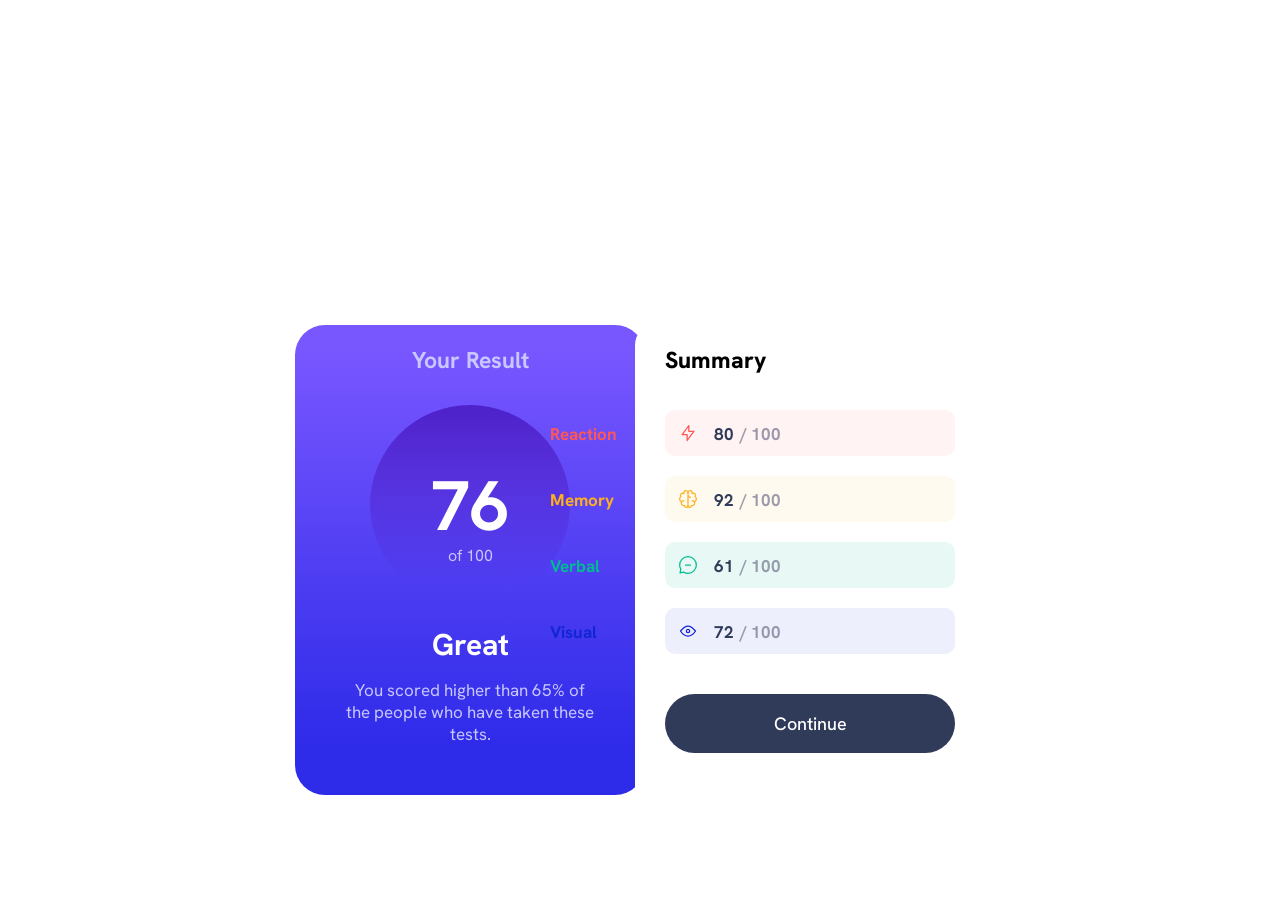
<file: index.html>
<!DOCTYPE html>
<html lang="en">
<head>
    <meta charset="UTF-8">
    <meta http-equiv="X-UA-Compatible" content="IE=edge">
    <meta name="viewport" content="width=device-width, initial-scale=1.0">
    <link rel="icon" type="image/png" sizes="32x32" href="favicon-32x32.png">
    <link rel="stylesheet" href="index.css">
    
    <!--Fontes-->
    <link rel="preconnect" href="https://fonts.googleapis.com">
<link rel="preconnect" href="https://fonts.gstatic.com" crossorigin>
<link href="https://fonts.googleapis.com/css2?family=Hanken+Grotesk:wght@500;700;800&display=swap" rel="stylesheet">

    <title>Frontend Mentor | Results summary component</title>
</head>
<body class="corpo">

    <main class="principal">

        <div class="resultado">

            <p class="your">Your Result</p>
            
            <div class="score">
                <h1>76</h1>
                <p class="ponto">of 100</p>
            </div>
            
            <h2>Great</h2>
            <p class="texto">You scored higher than 65% of the people who have taken these tests.</p>
        
        </div>

        <div class="summary">

            <h3>Summary</h3>

            <div class="itens" id="reaction">
                <svg xmlns="http://www.w3.org/2000/svg" width="20" height="20" fill="none" viewBox="0 0 20 20"><path stroke="#F55" stroke-linecap="round" stroke-linejoin="round" stroke-width="1.25" d="M10.833 8.333V2.5l-6.666 9.167h5V17.5l6.666-9.167h-5Z"/></svg>
                    <P class="item">Reaction</P>
                    <p class="menor">80 </p><p class="number">/ 100</p>

            </div>

            <div class="itens" id="memory">
                <svg xmlns="http://www.w3.org/2000/svg" width="20" height="20" fill="none" viewBox="0 0 20 20"><path stroke="#FFB21E" stroke-linecap="round" stroke-linejoin="round" stroke-width="1.25" d="M5.833 11.667a2.5 2.5 0 1 0 .834 4.858"/><path stroke="#FFB21E" stroke-linecap="round" stroke-linejoin="round" stroke-width="1.25" d="M3.553 13.004a3.333 3.333 0 0 1-.728-5.53m.025-.067a2.083 2.083 0 0 1 2.983-2.824m.199.054A2.083 2.083 0 1 1 10 3.75v12.917a1.667 1.667 0 0 1-3.333 0M10 5.833a2.5 2.5 0 0 0 2.5 2.5m1.667 3.334a2.5 2.5 0 1 1-.834 4.858"/><path stroke="#FFB21E" stroke-linecap="round" stroke-linejoin="round" stroke-width="1.25" d="M16.447 13.004a3.334 3.334 0 0 0 .728-5.53m-.025-.067a2.083 2.083 0 0 0-2.983-2.824M10 3.75a2.085 2.085 0 0 1 2.538-2.033 2.084 2.084 0 0 1 1.43 2.92m-.635 12.03a1.667 1.667 0 0 1-3.333 0"/></svg>
                    <P class="item">Memory</P>
                    <p class="menor">92 </p><p class="number">/ 100</p>
                    
            </div>

            <div class="itens" id="verbal">
                <svg xmlns="http://www.w3.org/2000/svg" width="20" height="20" fill="none" viewBox="0 0 20 20"><path stroke="#00BB8F" stroke-linecap="round" stroke-linejoin="round" stroke-width="1.25" d="M7.5 10h5M10 18.333A8.333 8.333 0 1 0 1.667 10c0 1.518.406 2.942 1.115 4.167l-.699 3.75 3.75-.699A8.295 8.295 0 0 0 10 18.333Z"/></svg>
                    <P class="item">Verbal</P>
                    <p class="menor">61 </p><p class="number">/ 100</p>
                    
            </div>

            <div class="itens" id="visual">
                <svg xmlns="http://www.w3.org/2000/svg" width="20" height="20" fill="none" viewBox="0 0 20 20"><path stroke="#1125D6" stroke-linecap="round" stroke-linejoin="round" stroke-width="1.25" d="M10 11.667a1.667 1.667 0 1 0 0-3.334 1.667 1.667 0 0 0 0 3.334Z"/><path stroke="#1125D6" stroke-linecap="round" stroke-linejoin="round" stroke-width="1.25" d="M17.5 10c-1.574 2.492-4.402 5-7.5 5s-5.926-2.508-7.5-5C4.416 7.632 6.66 5 10 5s5.584 2.632 7.5 5Z"/></svg>
                    <P class="item">Visual</P>
                    <p class="menor">72 </p><p class="number">/ 100</p>
                    
            </div>

            <button>Continue</button>

        </div>

    </main>

</body>


</html>
</file>
<file: index.css>
* {
    margin: 0;
    padding: 0;
    box-sizing: border-box;
    font-family: 'Hanken Grotesk', sans-serif;
}

.corpo {
    background-color: white;
}

.principal {
    display: flex;
    flex-direction: row;
    justify-content: center;
    margin-top: 325px;
    flex-wrap: wrap;

}

.resultado {
    background-image: linear-gradient( to bottom,hsl(252, 100%, 67%) 5%, hsl(241, 81%, 54%) 90%);
    display: flex;
    flex-direction: column;
    align-items: center;
    border-radius: 30px;
    margin-right: -10px;
    width: 350px;
    padding-left: 50px;
    padding-right: 50px;

}

.score {
    background-image: linear-gradient(to bottom,hsla(256, 72%, 46%, 1), hsla(241, 72%, 46%, 0) 90%);
    padding: 100px;
    border-radius: 100%;
    height: 100px;
    width: 100px;
    display: flex;
    flex-direction: column;
    align-items: center;
    justify-content: center;
    margin-bottom: 20px;
}

.summary {
    background-color: white;
    display: flex;
    flex-direction: column;
    justify-content: flex-start;
    border-top-left-radius: 20px;
    border-top-right-radius: 20px;
    padding-left: 30px;
    padding-right: 30px;
    width: 350px;
}

.itens {
    display: flex;
    border-radius: 10px;
    padding: 13px;
    margin-top: 20px;
    font-weight: 700;
    font-size: 17px;
}

.number {
    margin-left: 20px;
    position: absolute;
    left: 720px;
    color: hsla(240, 11%, 49%, 0.692);

}

.menor {
    position: absolute;
    left: 714px;
    color: hsl(224, 30%, 27%);
}

.item {
    position: absolute;
    left: 550px;
}

h3 {
    margin-top: 20px;
    font-weight: 800;
    font-size: 23px;  
    margin-bottom: 15px;
}

#reaction {
    background-color: hsla(0, 100%, 67%, 0.07);
    color: hsl(0, 100%, 67%) ;
}
#memory {
    background-color: hsla(39, 100%, 56%, 0.07);
    color: hsl(39, 100%, 56%);
}

#verbal {
    background-color: hsla(166, 100%, 37%, 0.09);
    color: hsl(166, 100%, 37%);
}

#visual {
    background-color: hsla(234, 85%, 45%, 0.07);
    margin-bottom: 20px;
    color: hsl(234, 85%, 45%);
}

button {
    margin-bottom: 40px;
    margin-top: 20px;
    background-color: hsl(224, 30%, 27%);
    border: none;
    font-size: 18px;
    color: white;
    font-weight: 500;
    padding: 18px;
    border-radius: 30px;
}

button:hover { 
    background-color: hsl(234, 85%, 45%);
}

.your {
    margin-top: 20px;
    margin-bottom: 30px;
    font-size: 23px;
    font-weight: 700; 
    color: hsl(241, 100%, 89%);
}

h1 {
    color: white;
    font-size: 70px;
    font-family: 'Hanken Grotesk', sans-serif;
}

.ponto {
    color: hsl(241, 100%, 89%);
    position: absolute;
    top: 545px;
}

h2 {
    color: white;
    font-family: 'Hanken Grotesk', sans-serif;
    font-size: 30px;
    margin-bottom: 15px;
}

.texto {
    color: hsl(241, 100%, 89%);
    font-family: 'Hanken Grotesk', sans-serif;
    text-align: center;
    margin-bottom: 50px;
    font-size: 17px;
    
}
</file>
